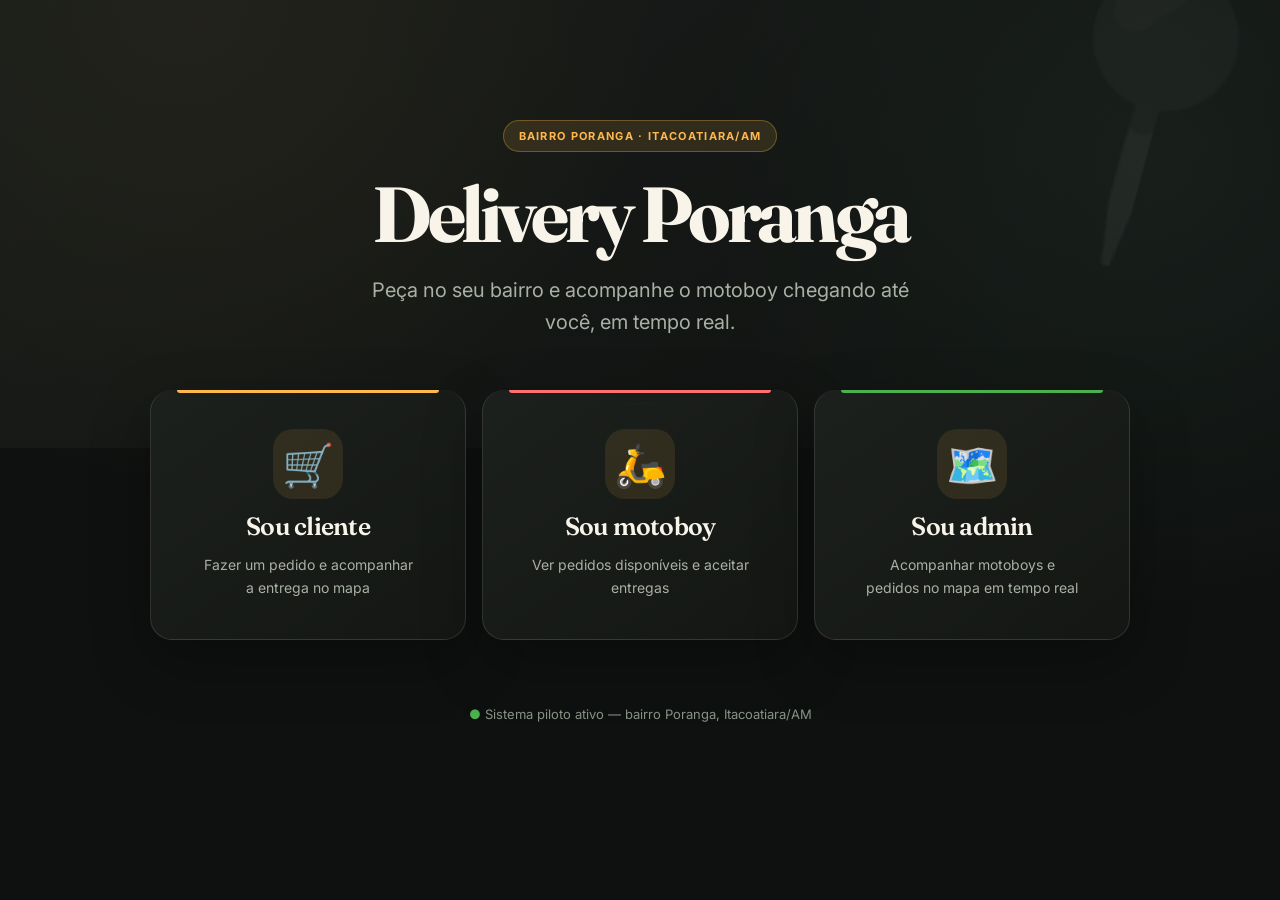
<file: app/static/inicio/index.html>
<!DOCTYPE html>
<html lang="pt-BR">
<head>
<meta charset="UTF-8">
<meta name="viewport" content="width=device-width, initial-scale=1.0">
<title>Delivery Poranga — Itacoatiara/AM</title>
<style>
@import url('https://fonts.googleapis.com/css2?family=Fraunces:wght@600;700&family=Inter:wght@400;500;600&display=swap');

:root {
  --laranja: #FF6B35;
  --vermelho: #E23744;
  --fundo: #14120F;
  --cartao: #1F1B16;
  --texto: #F5EFE6;
  --texto-secundario: #A89C8A;
  --verde: #4CAF50;
  --borda: #2E281F;
}

* { box-sizing: border-box; margin: 0; padding: 0; }

body {
  font-family: 'Inter', system-ui, sans-serif;
  background: var(--fundo);
  color: var(--texto);
  min-height: 100vh;
}

.hero {
  position: relative;
  padding: 60px 20px 80px;
  text-align: center;
  overflow: hidden;
  background: radial-gradient(circle at 50% 0%, #241D14 0%, var(--fundo) 60%);
}

.pin {
  position: absolute;
  opacity: 0.06;
  font-size: 280px;
  top: -60px;
  right: -40px;
  transform: rotate(15deg);
  pointer-events: none;
  user-select: none;
}

.eyebrow {
  display: inline-block;
  background: var(--laranja);
  color: #14120F;
  padding: 6px 16px;
  border-radius: 20px;
  font-size: 13px;
  font-weight: 700;
  margin-bottom: 20px;
  position: relative;
  z-index: 1;
}

h1 {
  font-family: 'Fraunces', serif;
  font-size: clamp(32px, 6vw, 56px);
  font-weight: 700;
  line-height: 1.1;
  color: var(--texto);
  margin-bottom: 16px;
  position: relative;
  z-index: 1;
}

.subtitulo {
  font-size: 18px;
  color: var(--texto-secundario);
  max-width: 480px;
  margin: 0 auto;
  position: relative;
  z-index: 1;
}

.cards {
  max-width: 900px;
  margin: -40px auto 0;
  padding: 0 20px 60px;
  display: grid;
  grid-template-columns: 1fr 1fr 1fr;
  gap: 20px;
  position: relative;
  z-index: 2;
}

@media (max-width: 760px) {
  .cards { grid-template-columns: 1fr; max-width: 480px; }
}

.card {
  background: var(--cartao);
  border-radius: 16px;
  padding: 32px 24px;
  text-align: center;
  box-shadow: 0 8px 24px rgba(0,0,0,0.4);
  border: 1px solid var(--borda);
  text-decoration: none;
  color: var(--texto);
  transition: transform 0.15s ease, box-shadow 0.15s ease, border-color 0.15s ease;
  display: flex;
  flex-direction: column;
  align-items: center;
  gap: 12px;
}

.card:hover {
  transform: translateY(-4px);
  box-shadow: 0 12px 32px rgba(0,0,0,0.5);
}

.card:focus-visible {
  outline: 3px solid var(--laranja);
  outline-offset: 3px;
}

.card-icone { font-size: 48px; }

.card h2 {
  font-family: 'Fraunces', serif;
  font-size: 22px;
  font-weight: 600;
}

.card p {
  font-size: 14px;
  color: var(--texto-secundario);
  line-height: 1.5;
}

.card-cliente { border-top: 4px solid var(--laranja); }
.card-motoboy { border-top: 4px solid var(--vermelho); }
.card-admin { border-top: 4px solid var(--verde); }

.rodape {
  text-align: center;
  padding: 24px 20px 40px;
  font-size: 13px;
  color: var(--texto-secundario);
}

.rodape strong { color: var(--verde); }

/* Camada visual revisada — entrada do sistema */
:root { --laranja:#ffb84d; --laranja-escuro:#e99a2f; --fundo:#0f1110; --cartao:#171a17; --texto:#f8f4ea; --texto-secundario:#a9b0a4; --borda:rgba(248,244,234,.12); }
body { background:radial-gradient(circle at 14% 0%,rgba(255,184,77,.12),transparent 30rem),radial-gradient(circle at 90% 18%,rgba(115,212,154,.08),transparent 28rem),var(--fundo); }
.hero { padding:clamp(64px,12vw,120px) 20px 110px; background:linear-gradient(145deg,rgba(29,33,29,.75),rgba(15,17,16,.1)); }
.hero::after { content:''; position:absolute; left:50%; bottom:44px; width:72px; height:1px; background:linear-gradient(90deg,transparent,var(--laranja),transparent); transform:translateX(-50%); }
.pin { opacity:.08; filter:grayscale(1); }
.eyebrow { padding:8px 15px; background:rgba(255,184,77,.12); color:var(--laranja); border:1px solid rgba(255,184,77,.3); font-size:11px; letter-spacing:.12em; text-transform:uppercase; }
h1 { font-size:clamp(42px,8vw,78px); letter-spacing:-.055em; }
.subtitulo { max-width:560px; font-size:clamp(16px,2.2vw,20px); line-height:1.6; }
.cards { max-width:1020px; margin:-58px auto 0; gap:16px; }
.card { position:relative; min-height:250px; justify-content:center; padding:34px 26px; border-radius:22px; background:linear-gradient(145deg,rgba(29,33,29,.98),rgba(20,23,20,.98)); border:1px solid var(--borda); box-shadow:0 22px 60px rgba(0,0,0,.3); transition:transform .2s cubic-bezier(.23,1,.32,1),border-color .2s ease,box-shadow .2s ease; }
.card:hover { transform:translateY(-8px); border-color:rgba(255,184,77,.5); box-shadow:0 28px 72px rgba(0,0,0,.43); }
.card-icone { width:70px; height:70px; display:grid; place-items:center; border-radius:20px; background:rgba(255,184,77,.1); font-size:42px; }
.card h2 { font-size:25px; letter-spacing:-.03em; }
.card p { max-width:220px; font-size:14px; line-height:1.65; }
.card-cliente { border-top:0; } .card-motoboy { border-top:0; } .card-admin { border-top:0; }
.card-cliente::before,.card-motoboy::before,.card-admin::before { content:''; position:absolute; top:0; left:26px; right:26px; height:3px; border-radius:0 0 99px 99px; }
.card-cliente::before { background:var(--laranja); } .card-motoboy::before { background:#ff7171; } .card-admin::before { background:var(--verde); }
.rodape { padding-top:6px; color:#899287; }
@media (max-width:760px) { .hero { padding-bottom:92px; } .cards { margin-top:-42px; padding-left:16px; padding-right:16px; } .card { min-height:210px; } }
@media (prefers-reduced-motion:reduce) { *,*::before,*::after { animation-duration:.01ms !important; transition-duration:.01ms !important; } }
</style>
</head>
<body>

<div class="hero">
  <div class="pin">📍</div>
  <span class="eyebrow">Bairro Poranga · Itacoatiara/AM</span>
  <h1>Delivery Poranga</h1>
  <p class="subtitulo">Peça no seu bairro e acompanhe o motoboy chegando até você, em tempo real.</p>
</div>

<div class="cards">
  <a href="/cliente/" class="card card-cliente">
    <div class="card-icone">🛒</div>
    <h2>Sou cliente</h2>
    <p>Fazer um pedido e acompanhar a entrega no mapa</p>
  </a>

  <a href="/motoboy/" class="card card-motoboy">
    <div class="card-icone">🛵</div>
    <h2>Sou motoboy</h2>
    <p>Ver pedidos disponíveis e aceitar entregas</p>
  </a>

  <a href="/admin/" class="card card-admin">
    <div class="card-icone">🗺️</div>
    <h2>Sou admin</h2>
    <p>Acompanhar motoboys e pedidos no mapa em tempo real</p>
  </a>
</div>

<div class="rodape">
  <strong>●</strong> Sistema piloto ativo — bairro Poranga, Itacoatiara/AM
</div>

</body>
</html>
</file>
